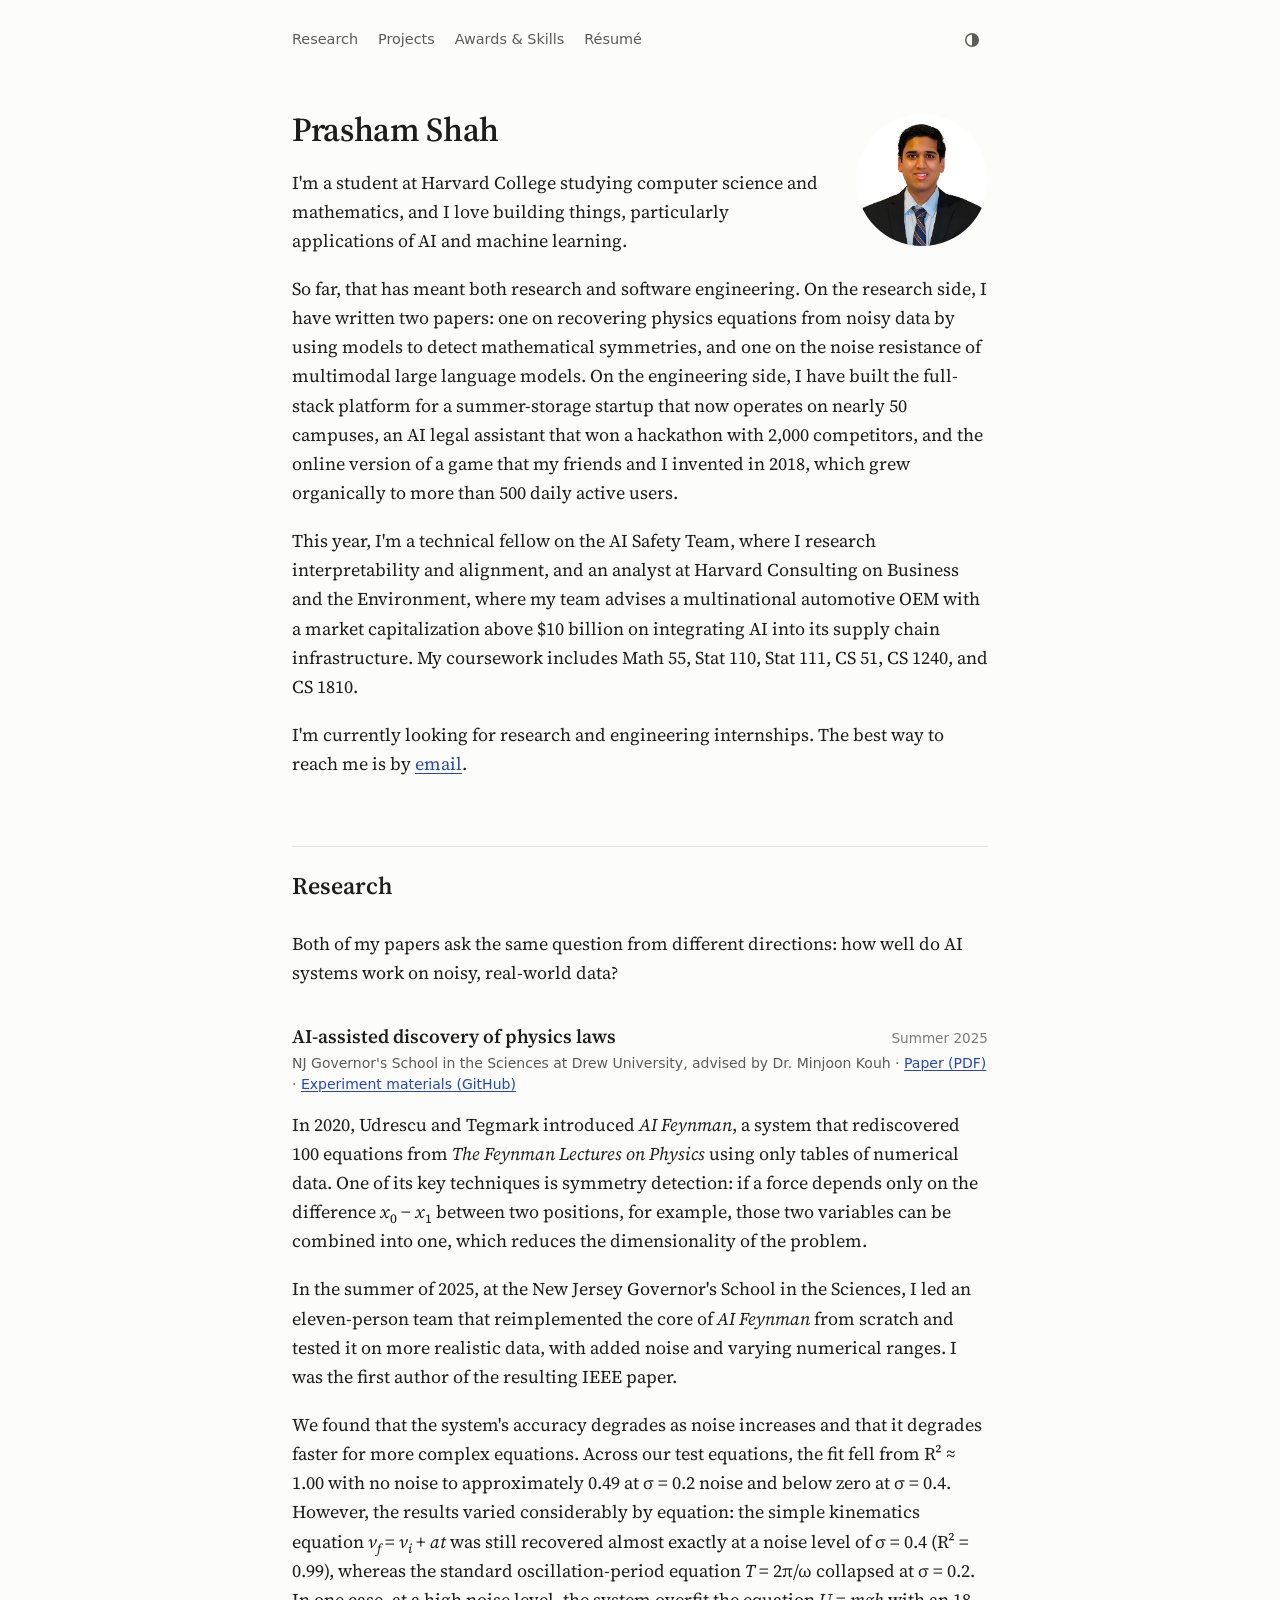
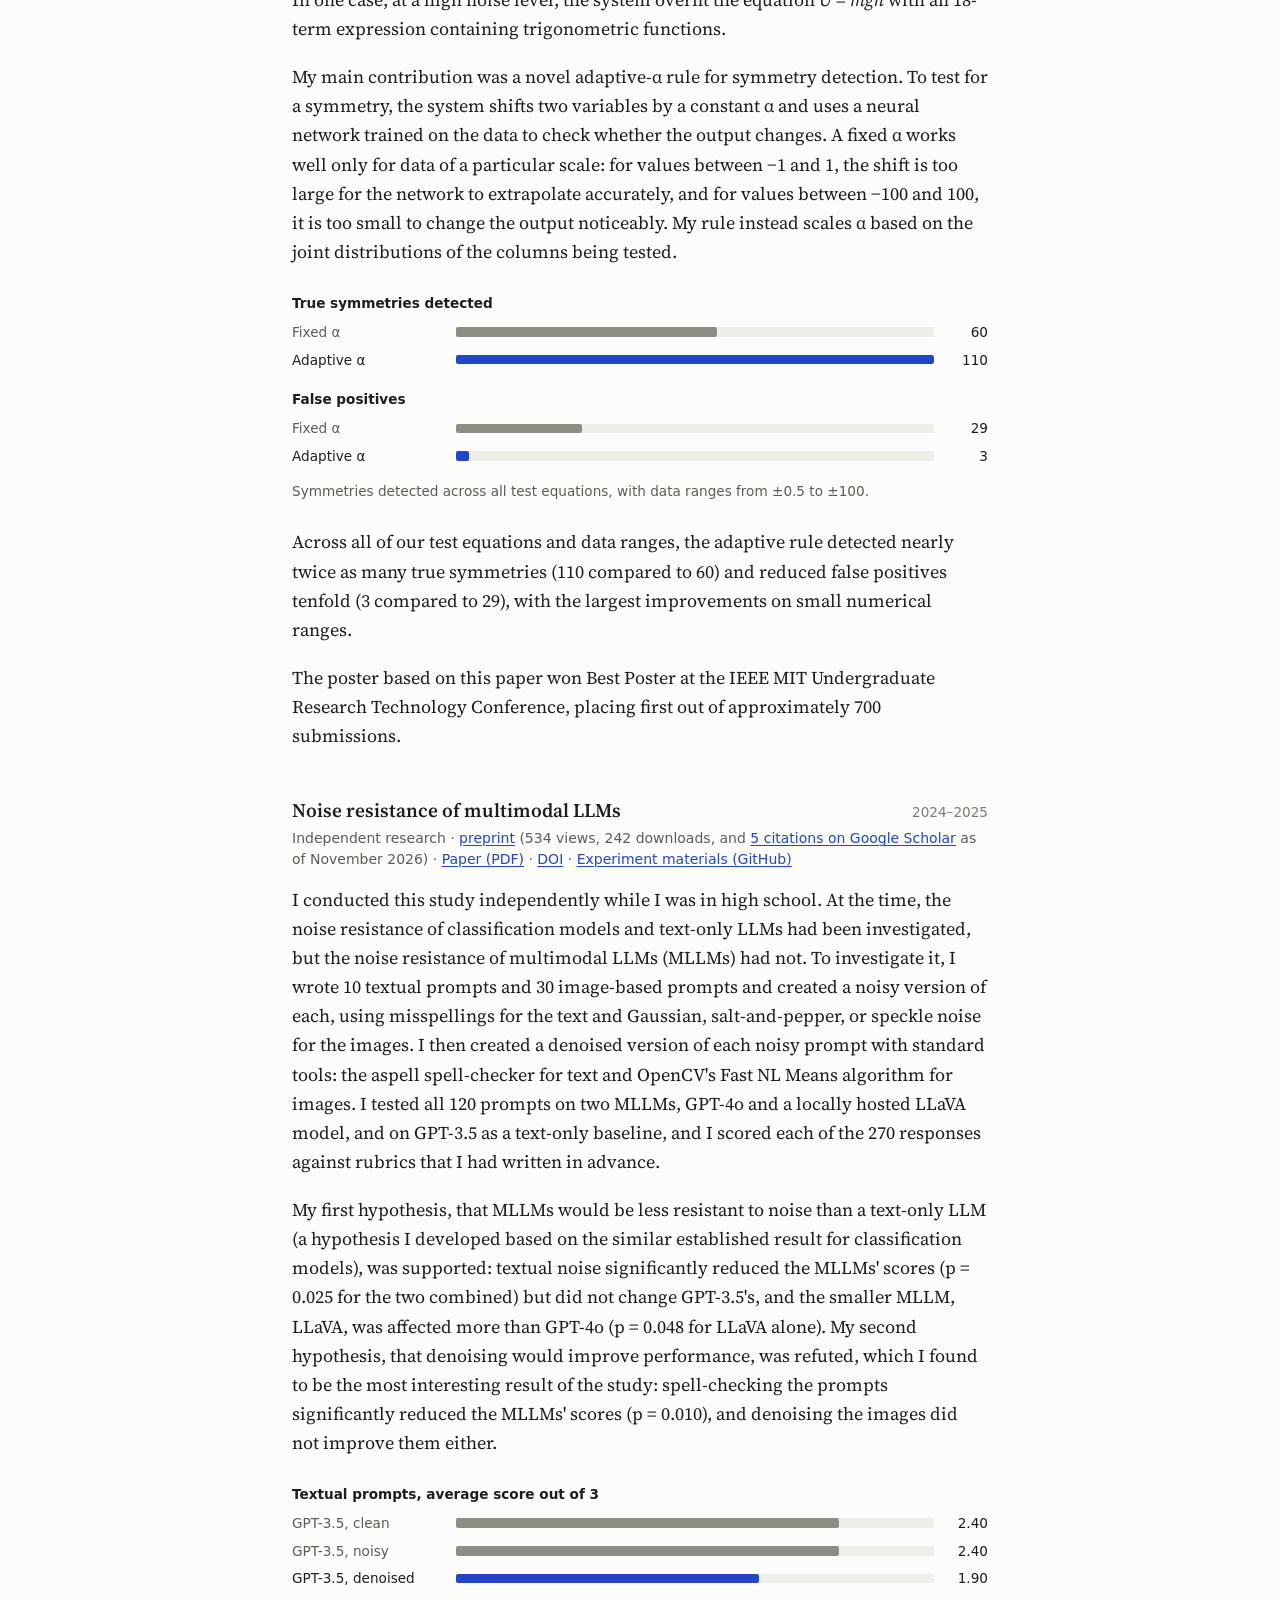
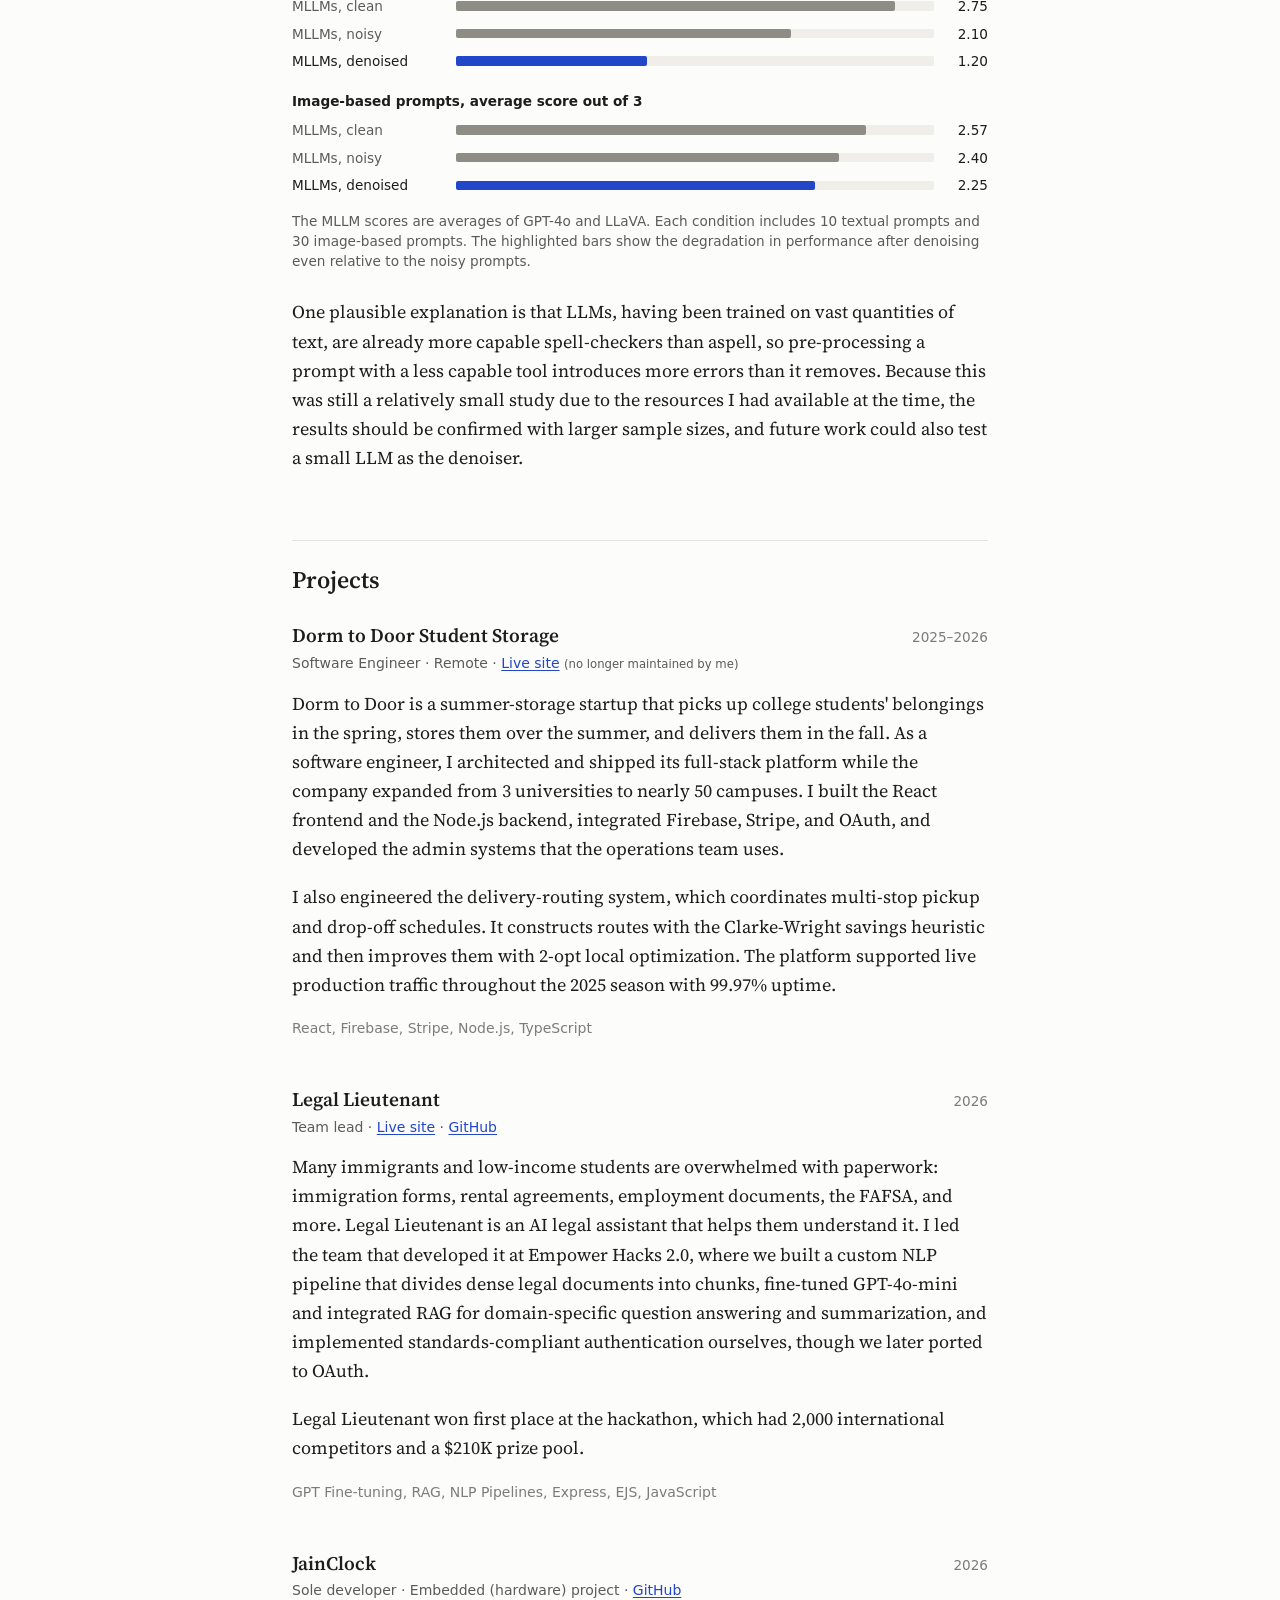
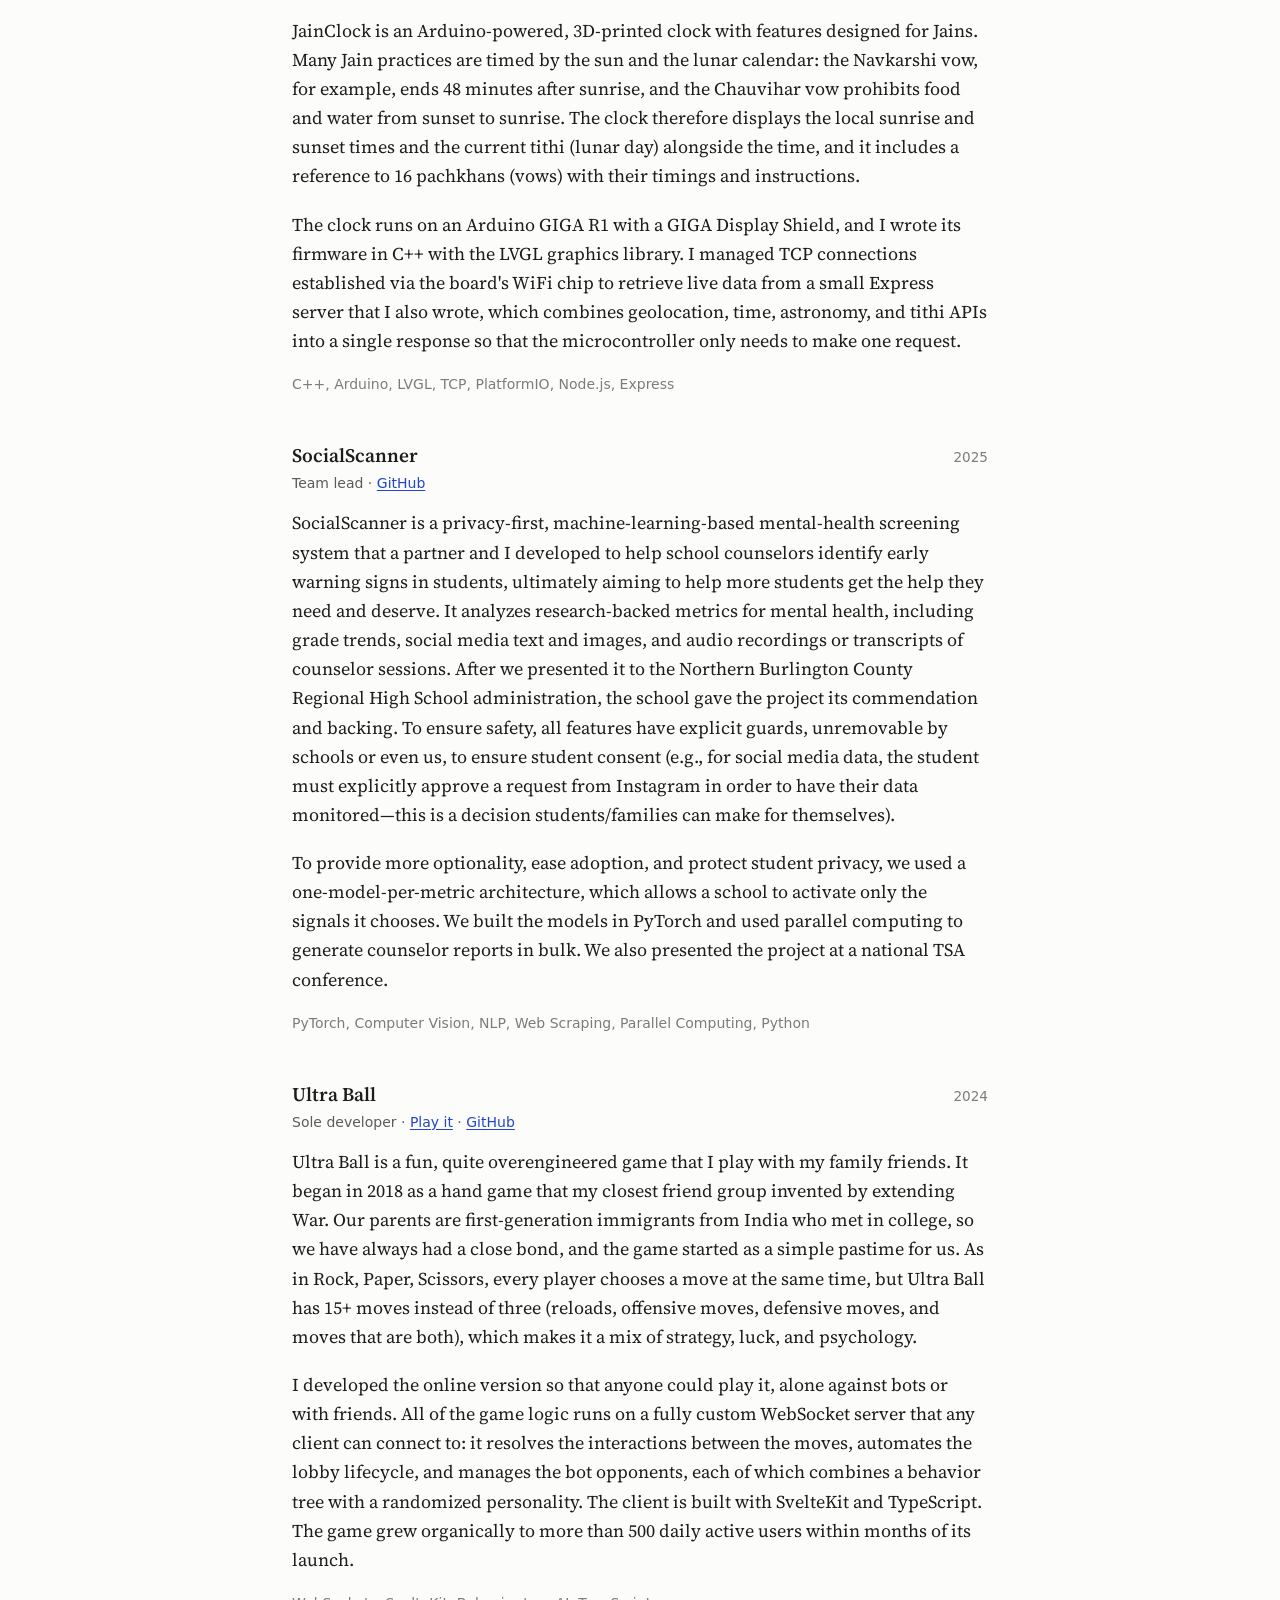
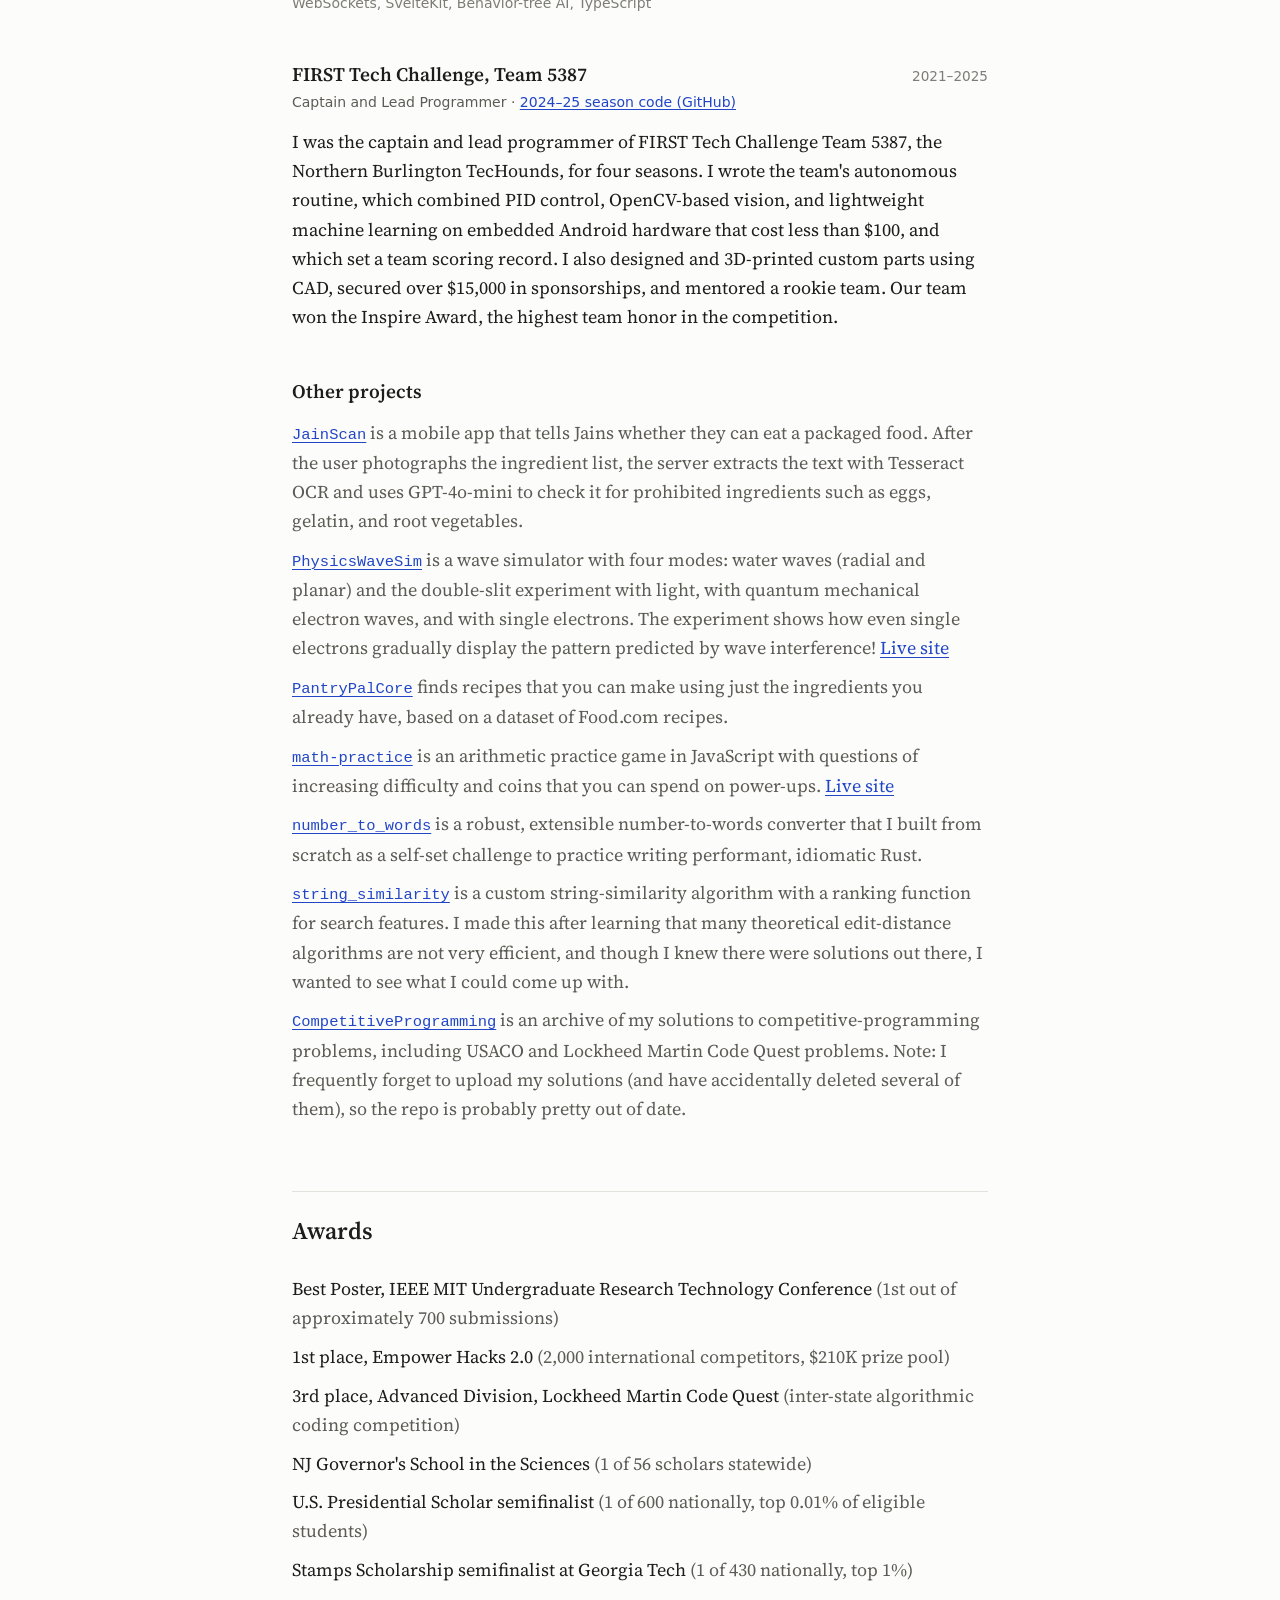
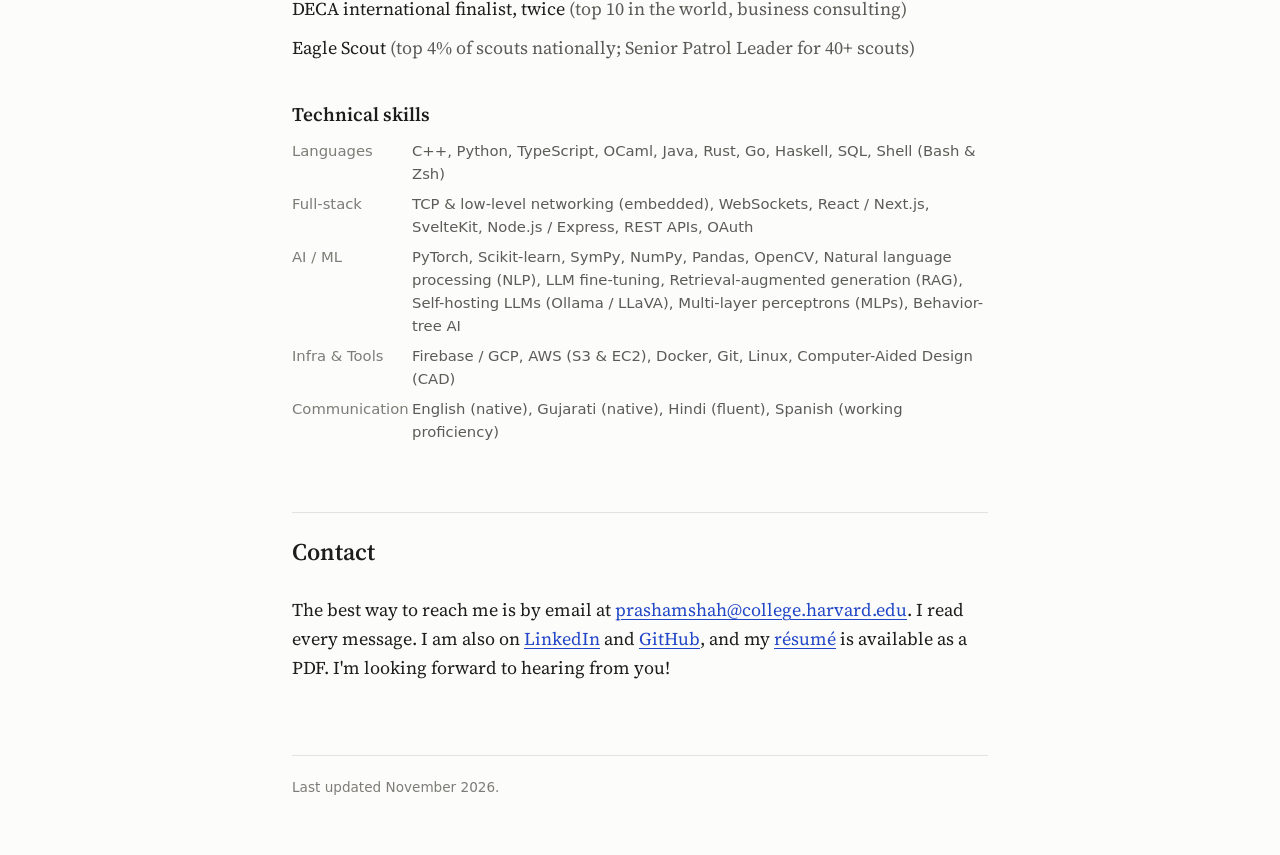
<file: index.html>
<!doctype html>
<html lang="en">
  <head>
    <meta charset="UTF-8" />
    <meta name="viewport" content="width=device-width, initial-scale=1.0" />
    <script>
      try {
        var t = localStorage.getItem("ps-theme");
        if (t === "light" || t === "dark")
          document.documentElement.setAttribute("data-theme", t);
      } catch (e) {}
    </script>
    <title>Prasham Shah</title>
    <meta
      name="description"
      content="Prasham Shah is a student at Harvard College studying computer science and mathematics. His research covers symbolic regression for physics and the noise resistance of multimodal LLMs, and his projects include Dorm to Door, Legal Lieutenant, SocialScanner, and Ultra Ball."
    />
    <meta name="author" content="Prasham Shah" />
    <meta name="robots" content="index, follow" />
    <link rel="canonical" href="https://shahprasham.com/" />

    <meta property="og:type" content="website" />
    <meta property="og:title" content="Prasham Shah" />
    <meta
      property="og:description"
      content="Student at Harvard College studying computer science and mathematics. Research, projects, and contact information."
    />
    <meta property="og:url" content="https://shahprasham.com/" />
    <meta property="og:site_name" content="Prasham Shah" />
    <meta property="og:image" content="https://shahprasham.com/og-image.png" />
    <meta property="og:image:width" content="1200" />
    <meta property="og:image:height" content="630" />

    <meta name="twitter:card" content="summary_large_image" />
    <meta name="twitter:title" content="Prasham Shah" />
    <meta
      name="twitter:description"
      content="Student at Harvard College studying computer science and mathematics. Research, projects, and contact information."
    />
    <meta name="twitter:image" content="https://shahprasham.com/og-image.png" />

    <meta
      name="theme-color"
      content="#fcfcfa"
      media="(prefers-color-scheme: light)"
    />
    <meta
      name="theme-color"
      content="#141517"
      media="(prefers-color-scheme: dark)"
    />

    <script type="application/ld+json">
      {
        "@context": "https://schema.org",
        "@type": "Person",
        "name": "Prasham Shah",
        "url": "https://shahprasham.com/",
        "image": "https://shahprasham.com/profile.jpg",
        "description": "Computer science and mathematics student at Harvard College.",
        "affiliation": {
          "@type": "CollegeOrUniversity",
          "name": "Harvard College"
        },
        "sameAs": [
          "https://www.linkedin.com/in/prasham-c-shah",
          "https://github.com/ps-coding"
        ]
      }
    </script>

    <link
      rel="icon"
      href="data:image/svg+xml,%3Csvg xmlns='http://www.w3.org/2000/svg' viewBox='0 0 64 64'%3E%3Crect width='64' height='64' rx='14' fill='%23141517'/%3E%3Cpath d='M8 44 C 18 44, 20 20, 32 20 S 46 44, 56 44' fill='none' stroke='%239bb5ff' stroke-width='4' stroke-linecap='round'/%3E%3Ccircle cx='14' cy='40' r='2.4' fill='%23e7e5df'/%3E%3Ccircle cx='24' cy='27' r='2.4' fill='%23e7e5df'/%3E%3Ccircle cx='40' cy='27' r='2.4' fill='%23e7e5df'/%3E%3Ccircle cx='50' cy='40' r='2.4' fill='%23e7e5df'/%3E%3C/svg%3E"
    />

    <link rel="preconnect" href="https://fonts.googleapis.com" />
    <link rel="preconnect" href="https://fonts.gstatic.com" crossorigin />
    <link
      href="https://fonts.googleapis.com/css2?family=Source+Serif+4:ital,opsz,wght@0,8..60,400;0,8..60,600;1,8..60,400&display=swap"
      rel="stylesheet"
    />
    <link rel="stylesheet" href="style.css" />
  </head>
  <body>
    <div class="page">
      <header class="top" id="hero">
        <nav aria-label="Sections">
          <a href="#research">Research</a>
          <a href="#projects">Projects</a>
          <a href="#honors">Awards &amp; Skills</a>
          <a href="Prasham_Shah_Resume.pdf">Résumé</a>
        </nav>
        <button
          id="themeToggle"
          type="button"
          aria-label="Switch between light and dark theme"
          title="Light / dark"
        >
          <svg width="16" height="16" viewBox="0 0 16 16" aria-hidden="true">
            <circle
              cx="8"
              cy="8"
              r="6.25"
              fill="none"
              stroke="currentColor"
              stroke-width="1.5"
            />
            <path d="M8 1.75a6.25 6.25 0 0 1 0 12.5z" fill="currentColor" />
          </svg>
        </button>
      </header>

      <main>
        <section id="about">
          <img
            class="portrait"
            src="profile.jpg"
            alt="Prasham Shah"
            width="132"
            height="132"
          />
          <h1>Prasham Shah</h1>
          <p>
            I'm a student at Harvard College studying computer science and
            mathematics, and I love building things, particularly applications
            of AI and machine learning.
          </p>
          <p>
            So far, that has meant both research and software engineering. On
            the research side, I have written two papers: one on recovering
            physics equations from noisy data by using models to detect
            mathematical symmetries, and one on the noise resistance of
            multimodal large language models. On the engineering side, I have
            built the full-stack platform for a summer-storage startup that now
            operates on nearly 50 campuses, an AI legal assistant that won a
            hackathon with 2,000 competitors, and the online version of a game
            that my friends and I invented in 2018, which grew organically to
            more than 500 daily active users.
          </p>
          <p>
            This year, I'm a technical fellow on the AI Safety Team, where I
            research interpretability and alignment, and an analyst at Harvard
            Consulting on Business and the Environment, where my team advises a
            multinational automotive OEM with a market capitalization above $10
            billion on integrating AI into its supply chain infrastructure. My
            coursework includes Math 55, Stat 110, Stat 111, CS 51, CS 1240, and
            CS 1810.
          </p>
          <p>
            I'm currently looking for research and engineering internships. The
            best way to reach me is by
            <a href="mailto:prashamshah@college.harvard.edu">email</a>.
          </p>
        </section>

        <section id="research">
          <h2>Research</h2>
          <p class="lead">
            Both of my papers ask the same question from different directions:
            how well do AI systems work on noisy, real-world data?
          </p>

          <article class="entry" id="symbolicRegression">
            <div class="entry-head">
              <h3>AI-assisted discovery of physics laws</h3>
              <span class="when">Summer 2025</span>
            </div>
            <p class="meta">
              NJ Governor's School in the Sciences at Drew University, advised
              by Dr. Minjoon Kouh ·
              <a href="papers/AI-Assisted_Discovery_of_Physics_Laws.pdf"
                >Paper (PDF)</a
              >
              ·
              <a href="https://github.com/AI-Physics-Discovery/code"
                >Experiment materials (GitHub)</a
              >
            </p>
            <p>
              In 2020, Udrescu and Tegmark introduced <i>AI Feynman</i>, a
              system that rediscovered 100 equations from
              <i>The Feynman Lectures on Physics</i> using only tables of
              numerical data. One of its key techniques is symmetry detection:
              if a force depends only on the difference <i>x</i><sub>0</sub> −
              <i>x</i><sub>1</sub> between two positions, for example, those two
              variables can be combined into one, which reduces the
              dimensionality of the problem.
            </p>
            <p>
              In the summer of 2025, at the New Jersey Governor's School in the
              Sciences, I led an eleven-person team that reimplemented the core
              of <i>AI Feynman</i> from scratch and tested it on more realistic
              data, with added noise and varying numerical ranges. I was the
              first author of the resulting IEEE paper.
            </p>
            <p>
              We found that the system's accuracy degrades as noise increases
              and that it degrades faster for more complex equations. Across our
              test equations, the fit fell from R² ≈ 1.00 with no noise to
              approximately 0.49 at σ = 0.2 noise and below zero at σ = 0.4.
              However, the results varied considerably by equation: the simple
              kinematics equation <i>v<sub>f</sub></i> = <i>v<sub>i</sub></i> +
              <i>at</i> was still recovered almost exactly at a noise level of σ
              = 0.4 (R² = 0.99), whereas the standard oscillation-period
              equation <i>T</i> = 2π/ω collapsed at σ = 0.2. In one case, at a
              high noise level, the system overfit the equation <i>U</i> =
              <i>mgh</i> with an 18-term expression containing trigonometric
              functions.
            </p>
            <p>
              My main contribution was a novel adaptive-α rule for symmetry
              detection. To test for a symmetry, the system shifts two variables
              by a constant α and uses a neural network trained on the data to
              check whether the output changes. A fixed α works well only for
              data of a particular scale: for values between −1 and 1, the shift
              is too large for the network to extrapolate accurately, and for
              values between −100 and 100, it is too small to change the output
              noticeably. My rule instead scales α based on the joint
              distributions of the columns being tested.
            </p>
            <figure>
              <div class="bar-group">True symmetries detected</div>
              <div class="bar" style="--w: 54.5%">
                <span>Fixed α</span><span><i></i></span><span>60</span>
              </div>
              <div class="bar hi" style="--w: 100%">
                <span>Adaptive α</span><span><i></i></span><span>110</span>
              </div>
              <div class="bar-group">False positives</div>
              <div class="bar" style="--w: 26.4%">
                <span>Fixed α</span><span><i></i></span><span>29</span>
              </div>
              <div class="bar hi" style="--w: 2.7%">
                <span>Adaptive α</span><span><i></i></span><span>3</span>
              </div>
              <figcaption>
                Symmetries detected across all test equations, with data ranges
                from ±0.5 to ±100.
              </figcaption>
            </figure>
            <p>
              Across all of our test equations and data ranges, the adaptive
              rule detected nearly twice as many true symmetries (110 compared
              to 60) and reduced false positives tenfold (3 compared to 29),
              with the largest improvements on small numerical ranges.
            </p>
            <p>
              The poster based on this paper won Best Poster at the IEEE MIT
              Undergraduate Research Technology Conference, placing first out of
              approximately 700 submissions.
            </p>
          </article>

          <article class="entry" id="mllmRobustness">
            <div class="entry-head">
              <h3>Noise resistance of multimodal LLMs</h3>
              <span class="when">2024–2025</span>
            </div>
            <p class="meta">
              Independent research ·
              <a
                href="https://www.cambridge.org/engage/coe/article-details/68af5092728bf9025ea81bff"
                >preprint</a
              >
              (534 views, 242 downloads, and
              <a
                href="https://scholar.google.com/citations?view_op=view_citation&amp;hl=en&amp;user=87Rq5mAAAAAJ&amp;citation_for_view=87Rq5mAAAAAJ:u5HHmVD_uO8C"
                >5 citations on Google Scholar</a
              >
              as of November 2026) ·
              <a
                href="papers/Multimodal_Large_Language_Model_Noise_Resistance.pdf"
                >Paper (PDF)</a
              >
              ·
              <a href="https://doi.org/10.33774/coe-2025-6z9zx">DOI</a>
              ·
              <a href="https://github.com/ps-coding/MultimodalLLMNoise"
                >Experiment materials (GitHub)</a
              >
            </p>
            <p>
              I conducted this study independently while I was in high school.
              At the time, the noise resistance of classification models and
              text-only LLMs had been investigated, but the noise resistance of
              multimodal LLMs (MLLMs) had not. To investigate it, I wrote 10
              textual prompts and 30 image-based prompts and created a noisy
              version of each, using misspellings for the text and Gaussian,
              salt-and-pepper, or speckle noise for the images. I then created a
              denoised version of each noisy prompt with standard tools: the
              aspell spell-checker for text and OpenCV's Fast NL Means algorithm
              for images. I tested all 120 prompts on two MLLMs, GPT-4o and a
              locally hosted LLaVA model, and on GPT-3.5 as a text-only
              baseline, and I scored each of the 270 responses against rubrics
              that I had written in advance.
            </p>
            <p>
              My first hypothesis, that MLLMs would be less resistant to noise
              than a text-only LLM (a hypothesis I developed based on the
              similar established result for classification models), was
              supported: textual noise significantly reduced the MLLMs' scores
              (p = 0.025 for the two combined) but did not change GPT-3.5's, and
              the smaller MLLM, LLaVA, was affected more than GPT-4o (p = 0.048
              for LLaVA alone). My second hypothesis, that denoising would
              improve performance, was refuted, which I found to be the most
              interesting result of the study: spell-checking the prompts
              significantly reduced the MLLMs' scores (p = 0.010), and denoising
              the images did not improve them either.
            </p>
            <figure>
              <div class="bar-group">
                Textual prompts, average score out of 3
              </div>
              <div class="bar" style="--w: 80%">
                <span>GPT-3.5, clean</span><span><i></i></span><span>2.40</span>
              </div>
              <div class="bar" style="--w: 80%">
                <span>GPT-3.5, noisy</span><span><i></i></span><span>2.40</span>
              </div>
              <div class="bar hi" style="--w: 63.3%">
                <span>GPT-3.5, denoised</span><span><i></i></span
                ><span>1.90</span>
              </div>
              <div class="bar" style="--w: 91.7%">
                <span>MLLMs, clean</span><span><i></i></span><span>2.75</span>
              </div>
              <div class="bar" style="--w: 70%">
                <span>MLLMs, noisy</span><span><i></i></span><span>2.10</span>
              </div>
              <div class="bar hi" style="--w: 40%">
                <span>MLLMs, denoised</span><span><i></i></span
                ><span>1.20</span>
              </div>
              <div class="bar-group">
                Image-based prompts, average score out of 3
              </div>
              <div class="bar" style="--w: 85.6%">
                <span>MLLMs, clean</span><span><i></i></span><span>2.57</span>
              </div>
              <div class="bar" style="--w: 80%">
                <span>MLLMs, noisy</span><span><i></i></span><span>2.40</span>
              </div>
              <div class="bar hi" style="--w: 75%">
                <span>MLLMs, denoised</span><span><i></i></span
                ><span>2.25</span>
              </div>
              <figcaption>
                The MLLM scores are averages of GPT-4o and LLaVA. Each condition
                includes 10 textual prompts and 30 image-based prompts. The
                highlighted bars show the degradation in performance after
                denoising even relative to the noisy prompts.
              </figcaption>
            </figure>
            <p>
              One plausible explanation is that LLMs, having been trained on
              vast quantities of text, are already more capable spell-checkers
              than aspell, so pre-processing a prompt with a less capable tool
              introduces more errors than it removes. Because this was still a
              relatively small study due to the resources I had available at the
              time, the results should be confirmed with larger sample sizes,
              and future work could also test a small LLM as the denoiser.
            </p>
          </article>
        </section>

        <section id="projects">
          <h2>Projects</h2>

          <article class="entry" id="dormToDoor">
            <div class="entry-head">
              <h3>Dorm to Door Student Storage</h3>
              <span class="when">2025–2026</span>
            </div>
            <p class="meta">
              Software Engineer · Remote ·
              <a href="https://dtdstudentstorage.com/">Live site</a>
              <small>(no longer maintained by me)</small>
            </p>
            <p>
              Dorm to Door is a summer-storage startup that picks up college
              students' belongings in the spring, stores them over the summer,
              and delivers them in the fall. As a software engineer, I
              architected and shipped its full-stack platform while the company
              expanded from 3 universities to nearly 50 campuses. I built the
              React frontend and the Node.js backend, integrated Firebase,
              Stripe, and OAuth, and developed the admin systems that the
              operations team uses.
            </p>
            <p>
              I also engineered the delivery-routing system, which coordinates
              multi-stop pickup and drop-off schedules. It constructs routes
              with the Clarke-Wright savings heuristic and then improves them
              with 2-opt local optimization. The platform supported live
              production traffic throughout the 2025 season with 99.97% uptime.
            </p>
            <p class="meta">React, Firebase, Stripe, Node.js, TypeScript</p>
          </article>

          <article class="entry" id="legalLieutenant">
            <div class="entry-head">
              <h3>Legal Lieutenant</h3>
              <span class="when">2026</span>
            </div>
            <p class="meta">
              Team lead ·
              <a href="https://legal-lieutenant.vercel.app">Live site</a> ·
              <a href="https://github.com/ps-coding/LegalLieutenant">GitHub</a>
            </p>
            <p>
              Many immigrants and low-income students are overwhelmed with
              paperwork: immigration forms, rental agreements, employment
              documents, the FAFSA, and more. Legal Lieutenant is an AI legal
              assistant that helps them understand it. I led the team that
              developed it at Empower Hacks 2.0, where we built a custom NLP
              pipeline that divides dense legal documents into chunks,
              fine-tuned GPT-4o-mini and integrated RAG for domain-specific
              question answering and summarization, and implemented
              standards-compliant authentication ourselves, though we later
              ported to OAuth.
            </p>
            <p>
              Legal Lieutenant won first place at the hackathon, which had 2,000
              international competitors and a $210K prize pool.
            </p>
            <p class="meta">
              GPT Fine-tuning, RAG, NLP Pipelines, Express, EJS, JavaScript
            </p>
          </article>

          <article class="entry" id="jainClock">
            <div class="entry-head">
              <h3>JainClock</h3>
              <span class="when">2026</span>
            </div>
            <p class="meta">
              Sole developer · Embedded (hardware) project ·
              <a href="https://github.com/ps-coding/JainClock">GitHub</a>
            </p>
            <p>
              JainClock is an Arduino-powered, 3D-printed clock with features
              designed for Jains. Many Jain practices are timed by the sun and
              the lunar calendar: the Navkarshi vow, for example, ends 48
              minutes after sunrise, and the Chauvihar vow prohibits food and
              water from sunset to sunrise. The clock therefore displays the
              local sunrise and sunset times and the current tithi (lunar day)
              alongside the time, and it includes a reference to 16 pachkhans
              (vows) with their timings and instructions.
            </p>
            <p>
              The clock runs on an Arduino GIGA R1 with a GIGA Display Shield,
              and I wrote its firmware in C++ with the LVGL graphics library. I
              managed TCP connections established via the board's WiFi chip to
              retrieve live data from a small Express server that I also wrote,
              which combines geolocation, time, astronomy, and tithi APIs into a
              single response so that the microcontroller only needs to make one
              request.
            </p>
            <p class="meta">
              C++, Arduino, LVGL, TCP, PlatformIO, Node.js, Express
            </p>
          </article>

          <article class="entry" id="socialScanner">
            <div class="entry-head">
              <h3>SocialScanner</h3>
              <span class="when">2025</span>
            </div>
            <p class="meta">
              Team lead ·
              <a href="https://github.com/ps-coding/SocialScanner">GitHub</a>
            </p>
            <p>
              SocialScanner is a privacy-first, machine-learning-based
              mental-health screening system that a partner and I developed to
              help school counselors identify early warning signs in students,
              ultimately aiming to help more students get the help they need and
              deserve. It analyzes research-backed metrics for mental health,
              including grade trends, social media text and images, and audio
              recordings or transcripts of counselor sessions. After we
              presented it to the Northern Burlington County Regional High
              School administration, the school gave the project its
              commendation and backing. To ensure safety, all features have
              explicit guards, unremovable by schools or even us, to ensure
              student consent (e.g., for social media data, the student must
              explicitly approve a request from Instagram in order to have their
              data monitored—this is a decision students/families can make for
              themselves).
            </p>
            <p>
              To provide more optionality, ease adoption, and protect student
              privacy, we used a one-model-per-metric architecture, which allows
              a school to activate only the signals it chooses. We built the
              models in PyTorch and used parallel computing to generate
              counselor reports in bulk. We also presented the project at a
              national TSA conference.
            </p>
            <p class="meta">
              PyTorch, Computer Vision, NLP, Web Scraping, Parallel Computing,
              Python
            </p>
          </article>

          <article class="entry" id="ultraBall">
            <div class="entry-head">
              <h3>Ultra Ball</h3>
              <span class="when">2024</span>
            </div>
            <p class="meta">
              Sole developer ·
              <a href="https://ultra.shahprasham.com">Play it</a> ·
              <a href="https://github.com/ps-coding/ultraball">GitHub</a>
            </p>
            <p>
              Ultra Ball is a fun, quite overengineered game that I play with my
              family friends. It began in 2018 as a hand game that my closest
              friend group invented by extending War. Our parents are
              first-generation immigrants from India who met in college, so we
              have always had a close bond, and the game started as a simple
              pastime for us. As in Rock, Paper, Scissors, every player chooses
              a move at the same time, but Ultra Ball has 15+ moves instead of
              three (reloads, offensive moves, defensive moves, and moves that
              are both), which makes it a mix of strategy, luck, and psychology.
            </p>
            <p>
              I developed the online version so that anyone could play it, alone
              against bots or with friends. All of the game logic runs on a
              fully custom WebSocket server that any client can connect to: it
              resolves the interactions between the moves, automates the lobby
              lifecycle, and manages the bot opponents, each of which combines a
              behavior tree with a randomized personality. The client is built
              with SvelteKit and TypeScript. The game grew organically to more
              than 500 daily active users within months of its launch.
            </p>
            <p class="meta">
              WebSockets, SvelteKit, Behavior-tree AI, TypeScript
            </p>
          </article>

          <article class="entry" id="robotics">
            <div class="entry-head">
              <h3>FIRST Tech Challenge, Team 5387</h3>
              <span class="when">2021–2025</span>
            </div>
            <p class="meta">
              Captain and Lead Programmer ·
              <a href="https://github.com/ps-coding/NB5387IntoTheDeep"
                >2024–25 season code (GitHub)</a
              >
            </p>
            <p>
              I was the captain and lead programmer of FIRST Tech Challenge Team
              5387, the Northern Burlington TecHounds, for four seasons. I wrote
              the team's autonomous routine, which combined PID control,
              OpenCV-based vision, and lightweight machine learning on embedded
              Android hardware that cost less than $100, and which set a team
              scoring record. I also designed and 3D-printed custom parts using
              CAD, secured over $15,000 in sponsorships, and mentored a rookie
              team. Our team won the Inspire Award, the highest team honor in
              the competition.
            </p>
          </article>

          <h3 class="sub">Other projects</h3>
          <ul class="plain">
            <li>
              <a href="https://github.com/ps-coding/JainScan"
                ><code>JainScan</code></a
              >
              <span class="note"
                >is a mobile app that tells Jains whether they can eat a
                packaged food. After the user photographs the ingredient list,
                the server extracts the text with Tesseract OCR and uses
                GPT-4o-mini to check it for prohibited ingredients such as eggs,
                gelatin, and root vegetables.</span
              >
            </li>
            <li>
              <a href="https://github.com/ps-coding/PhysicsWaveSim"
                ><code>PhysicsWaveSim</code></a
              >
              <span class="note"
                >is a wave simulator with four modes: water waves (radial and
                planar) and the double-slit experiment with light, with quantum
                mechanical electron waves, and with single electrons. The
                experiment shows how even single electrons gradually display the
                pattern predicted by wave interference!</span
              >
              <a href="https://physics-wave-sim.vercel.app">Live site</a>
            </li>
            <li>
              <a href="https://github.com/ps-coding/PantryPalCore"
                ><code>PantryPalCore</code></a
              >
              <span class="note"
                >finds recipes that you can make using just the ingredients you
                already have, based on a dataset of Food.com recipes.</span
              >
            </li>
            <li>
              <a href="https://github.com/ps-coding/math-practice"
                ><code>math-practice</code></a
              >
              <span class="note"
                >is an arithmetic practice game in JavaScript with questions of
                increasing difficulty and coins that you can spend on
                power-ups.</span
              >
              <a href="https://math.shahprasham.com">Live site</a>
            </li>
            <li>
              <a href="https://github.com/ps-coding/number_to_words"
                ><code>number_to_words</code></a
              >
              <span class="note"
                >is a robust, extensible number-to-words converter that I built
                from scratch as a self-set challenge to practice writing
                performant, idiomatic Rust.</span
              >
            </li>
            <li>
              <a href="https://github.com/ps-coding/string_similarity"
                ><code>string_similarity</code></a
              >
              <span class="note"
                >is a custom string-similarity algorithm with a ranking function
                for search features. I made this after learning that many
                theoretical edit-distance algorithms are not very efficient, and
                though I knew there were solutions out there, I wanted to see
                what I could come up with.</span
              >
            </li>
            <li>
              <a href="https://github.com/ps-coding/CompetitiveProgramming"
                ><code>CompetitiveProgramming</code></a
              >
              <span class="note"
                >is an archive of my solutions to competitive-programming
                problems, including USACO and Lockheed Martin Code Quest
                problems. Note: I frequently forget to upload my solutions (and
                have accidentally deleted several of them), so the repo is
                probably pretty out of date.</span
              >
            </li>
          </ul>
        </section>

        <section id="honors">
          <h2>Awards</h2>
          <ul class="plain">
            <li>
              Best Poster, IEEE MIT Undergraduate Research Technology Conference
              <span class="note"
                >(1st out of approximately 700 submissions)</span
              >
            </li>
            <li>
              1st place, Empower Hacks 2.0
              <span class="note"
                >(2,000 international competitors, $210K prize pool)</span
              >
            </li>
            <li>
              3rd place, Advanced Division, Lockheed Martin Code Quest
              <span class="note"
                >(inter-state algorithmic coding competition)</span
              >
            </li>
            <li>
              NJ Governor's School in the Sciences
              <span class="note">(1 of 56 scholars statewide)</span>
            </li>
            <li>
              U.S. Presidential Scholar semifinalist
              <span class="note"
                >(1 of 600 nationally, top 0.01% of eligible students)</span
              >
            </li>
            <li>
              Stamps Scholarship semifinalist at Georgia Tech
              <span class="note">(1 of 430 nationally, top 1%)</span>
            </li>
            <li>
              DECA international finalist, twice
              <span class="note"
                >(top 10 in the world, business consulting)</span
              >
            </li>
            <li>
              Eagle Scout
              <span class="note"
                >(top 4% of scouts nationally; Senior Patrol Leader for 40+
                scouts)</span
              >
            </li>
          </ul>

          <h3 class="sub">Technical skills</h3>
          <dl class="tools">
            <div>
              <dt>Languages</dt>
              <dd>
                C++, Python, TypeScript, OCaml, Java, Rust, Go, Haskell, SQL,
                Shell (Bash & Zsh)
              </dd>
            </div>
            <div>
              <dt>Full-stack</dt>
              <dd>
                TCP & low-level networking (embedded), WebSockets, React /
                Next.js, SvelteKit, Node.js / Express, REST APIs, OAuth
              </dd>
            </div>
            <div>
              <dt>AI / ML</dt>
              <dd>
                PyTorch, Scikit-learn, SymPy, NumPy, Pandas, OpenCV, Natural
                language processing (NLP), LLM fine-tuning, Retrieval-augmented
                generation (RAG), Self-hosting LLMs (Ollama / LLaVA),
                Multi-layer perceptrons (MLPs), Behavior-tree AI
              </dd>
            </div>
            <div>
              <dt>Infra &amp; Tools</dt>
              <dd>
                Firebase / GCP, AWS (S3 & EC2), Docker, Git, Linux,
                Computer-Aided Design (CAD)
              </dd>
            </div>
            <div>
              <dt>Communication</dt>
              <dd>
                English (native), Gujarati (native), Hindi (fluent), Spanish
                (working proficiency)
              </dd>
            </div>
          </dl>
        </section>

        <section id="contact">
          <h2>Contact</h2>
          <p>
            The best way to reach me is by email at
            <a href="mailto:prashamshah@college.harvard.edu"
              >prashamshah@college.harvard.edu</a
            >. I read every message. I am also on
            <a href="https://www.linkedin.com/in/prasham-c-shah">LinkedIn</a>
            and <a href="https://github.com/ps-coding">GitHub</a>, and my
            <a href="Prasham_Shah_Resume.pdf">résumé</a> is available as a PDF.
            I'm looking forward to hearing from you!
          </p>
        </section>
      </main>

      <footer>Last updated November 2026.</footer>
    </div>

    <script>
      document
        .getElementById("themeToggle")
        .addEventListener("click", function () {
          var root = document.documentElement;
          var current =
            root.getAttribute("data-theme") ||
            (matchMedia("(prefers-color-scheme: dark)").matches
              ? "dark"
              : "light");
          var next = current === "dark" ? "light" : "dark";
          root.setAttribute("data-theme", next);
          try {
            localStorage.setItem("ps-theme", next);
          } catch (e) {}
        });
    </script>
  </body>
</html>
</file>
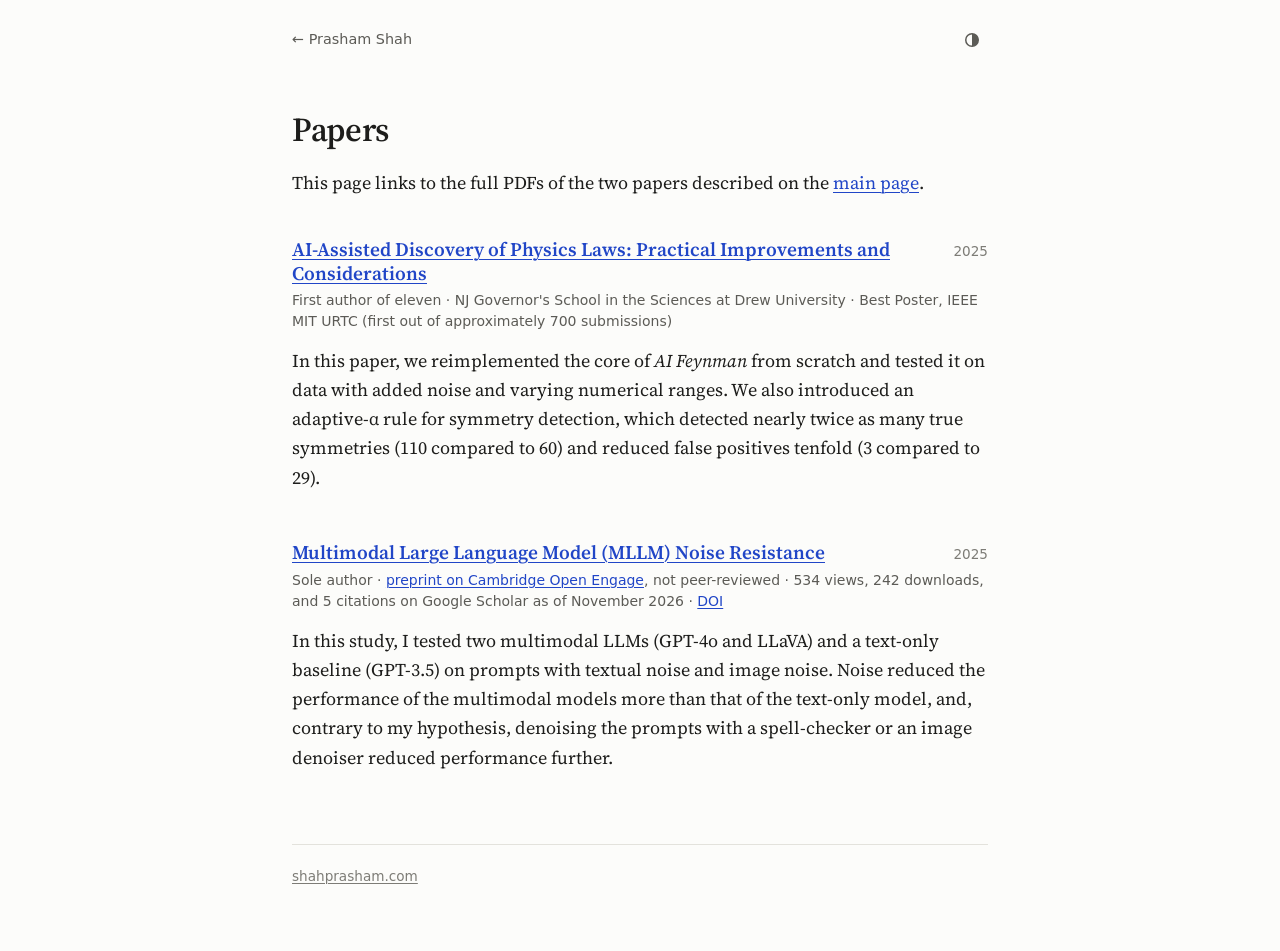
<file: papers/index.html>
<!doctype html>
<html lang="en">
  <head>
    <meta charset="UTF-8" />
    <meta name="viewport" content="width=device-width, initial-scale=1.0" />
    <script>
      try {
        var t = localStorage.getItem("ps-theme");
        if (t === "light" || t === "dark")
          document.documentElement.setAttribute("data-theme", t);
      } catch (e) {}
    </script>
    <title>Papers · Prasham Shah</title>
    <meta
      name="description"
      content="Papers by Prasham Shah: AI-assisted discovery of physics laws through symbolic regression, and the noise resistance of multimodal large language models."
    />
    <meta name="author" content="Prasham Shah" />
    <meta name="robots" content="index, follow" />
    <link rel="canonical" href="https://shahprasham.com/papers/" />

    <meta
      name="theme-color"
      content="#fcfcfa"
      media="(prefers-color-scheme: light)"
    />
    <meta
      name="theme-color"
      content="#141517"
      media="(prefers-color-scheme: dark)"
    />

    <link
      rel="icon"
      href="data:image/svg+xml,%3Csvg xmlns='http://www.w3.org/2000/svg' viewBox='0 0 64 64'%3E%3Crect width='64' height='64' rx='14' fill='%23141517'/%3E%3Cpath d='M8 44 C 18 44, 20 20, 32 20 S 46 44, 56 44' fill='none' stroke='%239bb5ff' stroke-width='4' stroke-linecap='round'/%3E%3Ccircle cx='14' cy='40' r='2.4' fill='%23e7e5df'/%3E%3Ccircle cx='24' cy='27' r='2.4' fill='%23e7e5df'/%3E%3Ccircle cx='40' cy='27' r='2.4' fill='%23e7e5df'/%3E%3Ccircle cx='50' cy='40' r='2.4' fill='%23e7e5df'/%3E%3C/svg%3E"
    />

    <link rel="preconnect" href="https://fonts.googleapis.com" />
    <link rel="preconnect" href="https://fonts.gstatic.com" crossorigin />
    <link
      href="https://fonts.googleapis.com/css2?family=Source+Serif+4:ital,opsz,wght@0,8..60,400;0,8..60,600;1,8..60,400&display=swap"
      rel="stylesheet"
    />
    <link rel="stylesheet" href="../style.css" />
  </head>
  <body>
    <div class="page">
      <header class="top">
        <nav aria-label="Site">
          <a href="../">← Prasham Shah</a>
        </nav>
        <button id="themeToggle" type="button" aria-label="Switch between light and dark theme" title="Light / dark">
          <svg width="16" height="16" viewBox="0 0 16 16" aria-hidden="true">
            <circle cx="8" cy="8" r="6.25" fill="none" stroke="currentColor" stroke-width="1.5" />
            <path d="M8 1.75a6.25 6.25 0 0 1 0 12.5z" fill="currentColor" />
          </svg>
        </button>
      </header>

      <main>
        <h1>Papers</h1>
        <p>
          This page links to the full PDFs of the two papers described on the
          <a href="../#research">main page</a>.
        </p>

        <article class="entry sub">
          <div class="entry-head">
            <h3>
              <a href="AI-Assisted_Discovery_of_Physics_Laws.pdf"
                >AI-Assisted Discovery of Physics Laws: Practical Improvements
                and Considerations</a
              >
            </h3>
            <span class="when">2025</span>
          </div>
          <p class="meta">
            First author of eleven · NJ Governor's School in the Sciences at
            Drew University · Best Poster, IEEE MIT URTC (first out of
            approximately 700 submissions)
          </p>
          <p>
            In this paper, we reimplemented the core of <i>AI Feynman</i> from
            scratch and tested it on data with added noise and varying
            numerical ranges. We also introduced an adaptive-α rule for
            symmetry detection, which detected nearly twice as many true
            symmetries (110 compared to 60) and reduced false positives tenfold
            (3 compared to 29).
          </p>
        </article>

        <article class="entry">
          <div class="entry-head">
            <h3>
              <a href="Multimodal_Large_Language_Model_Noise_Resistance.pdf"
                >Multimodal Large Language Model (MLLM) Noise Resistance</a
              >
            </h3>
            <span class="when">2025</span>
          </div>
          <p class="meta">
            Sole author ·
            <a
              href="https://www.cambridge.org/engage/coe/article-details/68af5092728bf9025ea81bff"
              >preprint on Cambridge Open Engage</a
            >, not peer-reviewed · 534 views, 242 downloads, and 5 citations on
            Google Scholar as of November 2026
            ·
            <a href="https://doi.org/10.33774/coe-2025-6z9zx">DOI</a>
          </p>
          <p>
            In this study, I tested two multimodal LLMs (GPT-4o and LLaVA) and
            a text-only baseline (GPT-3.5) on prompts with textual noise and
            image noise. Noise reduced the performance of the multimodal models
            more than that of the text-only model, and, contrary to my
            hypothesis, denoising the prompts with a spell-checker or an image
            denoiser reduced performance further.
          </p>
        </article>
      </main>

      <footer><a href="../">shahprasham.com</a></footer>
    </div>

    <script>
      document.getElementById("themeToggle").addEventListener("click", function () {
        var root = document.documentElement;
        var current =
          root.getAttribute("data-theme") ||
          (matchMedia("(prefers-color-scheme: dark)").matches ? "dark" : "light");
        var next = current === "dark" ? "light" : "dark";
        root.setAttribute("data-theme", next);
        try {
          localStorage.setItem("ps-theme", next);
        } catch (e) {}
      });
    </script>
  </body>
</html>
</file>
<file: style.css>
/* Shared by index.html and papers/index.html. */

:root {
  --bg: #fcfcfa;
  --text: #1d1d1b;
  --soft: #5c5b56;
  --faint: #7d7c76;
  --rule: #e3e2dc;
  --link: #2146c7;
  --track: #efeee9;
  --bar: #8d8c85;
  --bar-hi: #2146c7;
  --serif:
    "Source Serif 4", Charter, "Bitstream Charter", "Sitka Text", Cambria,
    Georgia, serif;
  --sans: system-ui, -apple-system, "Segoe UI", Roboto, sans-serif;
  --mono: ui-monospace, "SF Mono", Menlo, Consolas, monospace;
  color-scheme: light;
}

/* Dark: follows the system unless the visitor picked a theme with the toggle. */
@media (prefers-color-scheme: dark) {
  :root:not([data-theme="light"]) {
    --bg: #141517;
    --text: #e7e5df;
    --soft: #a9a7a0;
    --faint: #85847f;
    --rule: #2c2d30;
    --link: #9bb5ff;
    --track: #1f2023;
    --bar: #6a6b70;
    --bar-hi: #7f9df5;
    color-scheme: dark;
  }
}
:root[data-theme="dark"] {
  --bg: #141517;
  --text: #e7e5df;
  --soft: #a9a7a0;
  --faint: #85847f;
  --rule: #2c2d30;
  --link: #9bb5ff;
  --track: #1f2023;
  --bar: #6a6b70;
  --bar-hi: #7f9df5;
  color-scheme: dark;
}

*,
*::before,
*::after {
  box-sizing: border-box;
}

html {
  scroll-padding-top: 1.5rem;
  -webkit-text-size-adjust: 100%;
}

body {
  margin: 0;
  background: var(--bg);
  color: var(--text);
  font-family: var(--serif);
  font-size: 1.125rem;
  line-height: 1.62;
  font-optical-sizing: auto;
}

.page {
  max-width: 46rem;
  margin: 0 auto;
  padding: 0 1.25rem 4rem;
}

a {
  color: var(--link);
  text-decoration: underline;
  text-decoration-thickness: 1px;
  text-underline-offset: 0.16em;
}
a:hover {
  text-decoration-thickness: 2px;
}
:focus-visible {
  outline: 2px solid var(--link);
  outline-offset: 2px;
  border-radius: 2px;
}

p {
  margin: 0 0 1.05em;
}

h1,
h2,
h3 {
  font-weight: 600;
  line-height: 1.25;
  margin: 0;
}
h1 {
  font-size: 2.1rem;
  letter-spacing: -0.01em;
  margin-bottom: 1.1rem;
}
h2 {
  font-size: 1.5rem;
  margin: 4.25rem 0 1.75rem;
  padding-top: 1.5rem;
  border-top: 1px solid var(--rule);
}
h3 {
  font-size: 1.2rem;
}

code {
  font-family: var(--mono);
  font-size: 0.86em;
}
/* keep subscripts from pushing lines apart */
sub {
  line-height: 0;
  font-size: 0.72em;
}

.lead {
  margin-bottom: 2.25rem;
}

/* ---------- top bar ---------- */
.top {
  display: flex;
  align-items: center;
  justify-content: space-between;
  gap: 1rem;
  padding: 1.5rem 0 3.25rem;
  font-family: var(--sans);
  font-size: 0.9rem;
}
.top nav {
  display: flex;
  flex-wrap: wrap;
  gap: 0.35rem 1.25rem;
}
.top a {
  color: var(--soft);
  text-decoration: none;
}
.top a:hover {
  color: var(--text);
  text-decoration: underline;
}
#themeToggle {
  flex-shrink: 0;
  display: grid;
  place-items: center;
  width: 2rem;
  height: 2rem;
  padding: 0;
  border: 0;
  border-radius: 50%;
  background: none;
  color: var(--soft);
  cursor: pointer;
}
#themeToggle:hover {
  color: var(--text);
  background: var(--track);
}

/* ---------- intro ---------- */
.portrait {
  float: right;
  width: 8.25rem;
  height: 8.25rem;
  margin: 0.35rem 0 1rem 1.75rem;
  border-radius: 50%;
  object-fit: cover;
  background: #fff;
}
@media (max-width: 34rem) {
  .portrait {
    float: none;
    display: block;
    width: 6.5rem;
    height: 6.5rem;
    margin: 0 0 1.5rem;
  }
}

/* ---------- entries (research + projects) ---------- */
.entry {
  margin-bottom: 3rem;
}
.entry-head {
  display: flex;
  align-items: baseline;
  justify-content: space-between;
  gap: 1rem;
}
.when {
  flex-shrink: 0;
  font-family: var(--sans);
  font-size: 0.85rem;
  color: var(--faint);
  font-variant-numeric: tabular-nums;
}
.meta {
  font-family: var(--sans);
  font-size: 0.875rem;
  line-height: 1.5;
  color: var(--soft);
  margin: 0.3rem 0 0.9rem;
}
.entry > p:last-child {
  margin-bottom: 0;
}
/* "Built with" line at the bottom of an entry */
.entry > .meta:last-child {
  margin: 0.9rem 0 0;
  color: var(--faint);
}

/* ---------- small bar figures ---------- */
figure {
  margin: 1.6rem 0;
  font-family: var(--sans);
  font-size: 0.85rem;
}
figcaption {
  color: var(--soft);
  line-height: 1.5;
  margin-top: 0.9rem;
}
.bar-group {
  font-weight: 600;
  margin: 1.1rem 0 0.45rem;
}
.bar-group:first-child {
  margin-top: 0;
}
.bar {
  display: grid;
  grid-template-columns: 9.5rem 1fr 2.6rem;
  align-items: center;
  gap: 0.75rem;
  margin-bottom: 0.35rem;
  color: var(--soft);
}
.bar > span:nth-child(2) {
  height: 0.6rem;
  border-radius: 2px;
  background: var(--track);
  overflow: hidden;
}
.bar i {
  display: block;
  height: 100%;
  width: var(--w);
  border-radius: 0 2px 2px 0;
  background: var(--bar);
}
.bar.hi {
  color: var(--text);
}
.bar.hi i {
  background: var(--bar-hi);
}
.bar > span:last-child {
  text-align: right;
  color: var(--text);
  font-variant-numeric: tabular-nums;
}
@media (max-width: 34rem) {
  .bar {
    grid-template-columns: 7.75rem 1fr 2.4rem;
    gap: 0.5rem;
  }
}

/* ---------- lists ---------- */
.plain {
  list-style: none;
  margin: 0 0 1.05em;
  padding: 0;
}
.plain li {
  margin-bottom: 0.6rem;
}
.plain .note {
  color: var(--soft);
}

.tools {
  margin: 0;
  font-family: var(--sans);
  font-size: 0.925rem;
  line-height: 1.55;
}
.tools div {
  display: grid;
  grid-template-columns: 6.5rem 1fr;
  gap: 1rem;
  margin-bottom: 0.45rem;
}
.tools dt {
  color: var(--faint);
}
.tools dd {
  margin: 0;
  color: var(--soft);
}

h2 + h3,
.sub {
  margin-top: 2.5rem;
}
h3.sub {
  margin-bottom: 0.9rem;
}

/* ---------- footer ---------- */
footer {
  margin-top: 4.5rem;
  padding-top: 1.25rem;
  border-top: 1px solid var(--rule);
  font-family: var(--sans);
  font-size: 0.85rem;
  color: var(--faint);
}
footer a {
  color: inherit;
}
</file>
